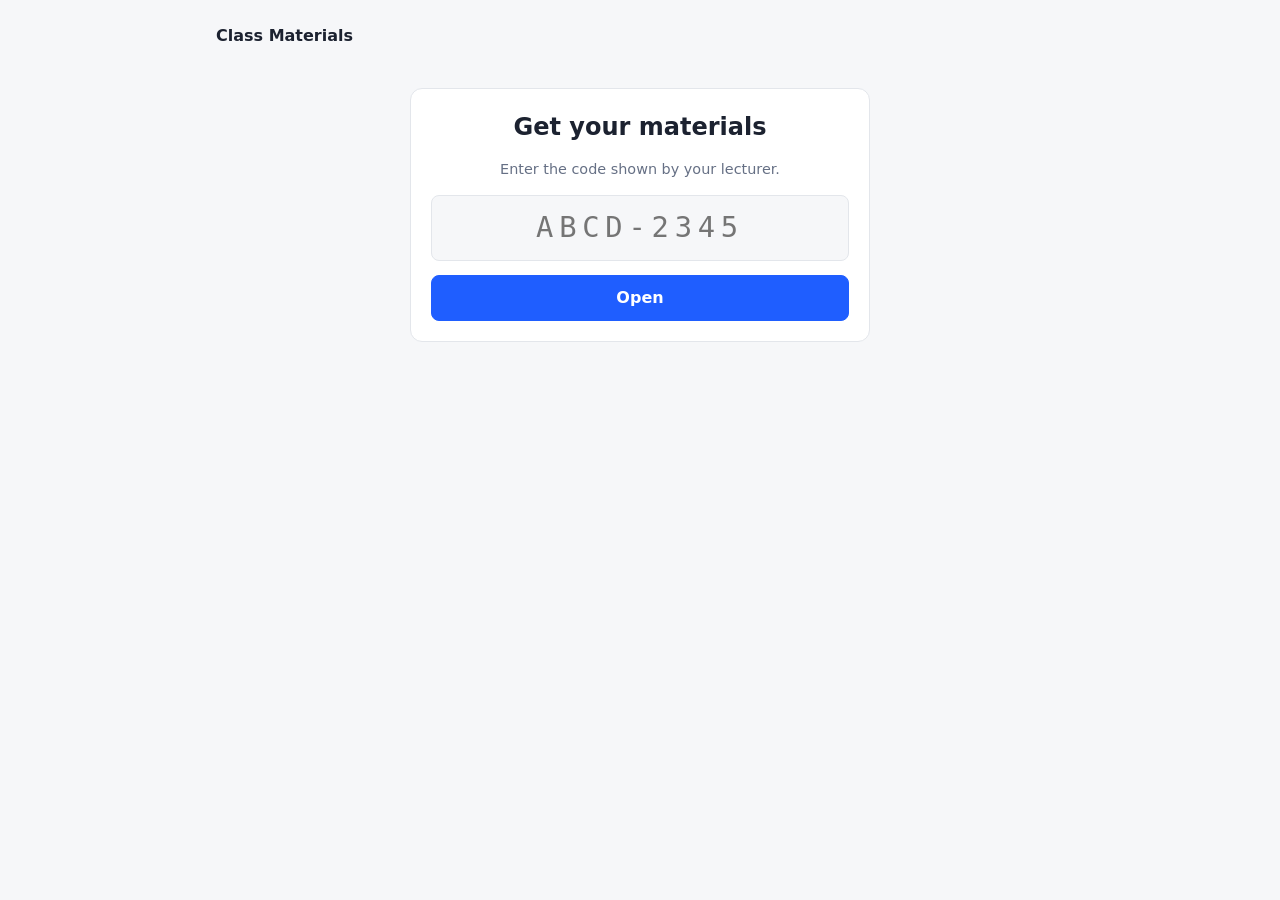
<file: index.html>
<!doctype html>
<html lang="en">
<head>
<meta charset="utf-8">
<meta name="viewport" content="width=device-width,initial-scale=1">
<meta name="robots" content="noindex">
<title>Class Materials</title>
<link rel="stylesheet" href="style.css">
</head>
<body>
<div class="wrap">
  <header><span id="site">Class Materials</span></header>

  <div class="card narrow" id="enter">
    <h1 class="center">Get your materials</h1>
    <p class="muted center">Enter the code shown by your lecturer.</p>
    <form id="form">
      <input class="code-input" id="code" maxlength="12" autocomplete="off" autocapitalize="characters"
             spellcheck="false" placeholder="ABCD-2345" required>
      <p class="err center" id="err" hidden></p>
      <button class="btn full" id="go">Open</button>
    </form>
  </div>

  <div class="card" id="share" hidden>
    <p class="muted" id="mod"></p>
    <h1 id="title"></h1>
    <p class="muted" id="info"></p>
    <div class="files" id="files"></div>
    <button class="btn" id="all" hidden>Download all (.zip)</button>
    <p class="muted" style="margin-top:20px"><a href="./">Enter another code</a></p>
  </div>
</div>

<script src="config.js"></script>
<script src="shared.js"></script>
<script>
(function () {
  const $ = (id) => document.getElementById(id);
  const base = new URL("./", location.href).href;
  let current = null;

  document.title = SITE.name;
  $("site").textContent = SITE.name;

  function showErr(msg) { $("err").textContent = msg; $("err").hidden = false; }

  async function load(raw) {
    const code = MS.normalise(raw);
    $("err").hidden = true;
    if (!MS.valid(code)) return showErr("Codes are 8 letters and numbers, like ABCD-2345.");
    $("go").disabled = true;
    $("go").textContent = "Unlocking…";
    try {
      const r = await MS.openShare(code, SITE.salt, base);
      if (r.status === "notfound") return showErr("That code wasn't recognised. Check it and try again — a brand-new code can take a couple of minutes to go live.");
      if (r.status === "expired") return showErr("This code has expired. Ask your lecturer for a new one.");
      current = r;
      history.replaceState(null, "", "#" + code);
      render();
    } catch (e) {
      showErr(e.name === "OperationError" ? "These files couldn't be unlocked with that code." : "Couldn't reach the site. Check your connection and try again.");
    } finally {
      $("go").disabled = false;
      $("go").textContent = "Open";
    }
  }

  function render() {
    const m = current.manifest;
    $("enter").hidden = true;
    $("share").hidden = false;
    $("mod").textContent = m.module || "";
    $("title").textContent = m.title;
    document.title = m.title;
    const n = m.files.length;
    let info = n + " file" + (n === 1 ? "" : "s");
    if (current.meta.expires) info += " · available until " + new Date(current.meta.expires).toLocaleString([], { dateStyle: "medium", timeStyle: "short" });
    $("info").textContent = info;
    const box = $("files");
    box.textContent = "";
    for (const f of m.files) {
      const b = document.createElement("button");
      const name = document.createElement("span");
      const sz = document.createElement("span");
      name.textContent = f.name;
      sz.className = "sz";
      sz.textContent = MS.sizeText(f.size) + " ↓";
      b.append(name, sz);
      b.onclick = () => saveOne(f, sz);
      box.append(b);
    }
    $("all").hidden = n < 2;
  }

  function download(blob, name) {
    const url = URL.createObjectURL(blob);
    const a = document.createElement("a");
    a.href = url;
    a.download = name;
    document.body.append(a);
    a.click();
    a.remove();
    setTimeout(() => URL.revokeObjectURL(url), 60000);
  }

  async function saveOne(f, label) {
    const before = MS.sizeText(f.size);
    label.textContent = "Downloading…";
    try {
      download(new Blob([await current.file(f)], { type: f.type }), f.name);
      label.textContent = before + " ✓";
    } catch (e) {
      label.textContent = "Failed — tap to retry";
    }
  }

  function loadZipLib() {
    if (window.JSZip) return Promise.resolve();
    return new Promise((ok, fail) => {
      const s = document.createElement("script");
      s.src = "https://cdnjs.cloudflare.com/ajax/libs/jszip/3.10.1/jszip.min.js";
      s.onload = ok;
      s.onerror = fail;
      document.head.append(s);
    });
  }

  $("all").onclick = async () => {
    const btn = $("all");
    btn.disabled = true;
    try {
      await loadZipLib();
      const zip = new JSZip();
      const files = current.manifest.files;
      for (let i = 0; i < files.length; i++) {
        btn.textContent = `Downloading ${i + 1} of ${files.length}…`;
        zip.file(files[i].name, await current.file(files[i]));
      }
      btn.textContent = "Zipping…";
      const blob = await zip.generateAsync({ type: "blob" });
      download(blob, (current.manifest.title.replace(/[^\w\- ]+/g, "").trim() || "materials") + ".zip");
      btn.textContent = "Download all (.zip) ✓";
    } catch (e) {
      btn.textContent = "Couldn't build the zip — download files one by one";
    } finally {
      btn.disabled = false;
    }
  };

  $("form").onsubmit = (e) => { e.preventDefault(); load($("code").value); };

  if (location.hash.length > 1) {
    $("code").value = MS.pretty(MS.normalise(location.hash.slice(1)));
    load(location.hash.slice(1));
  }
})();
</script>
</body>
</html>
</file>
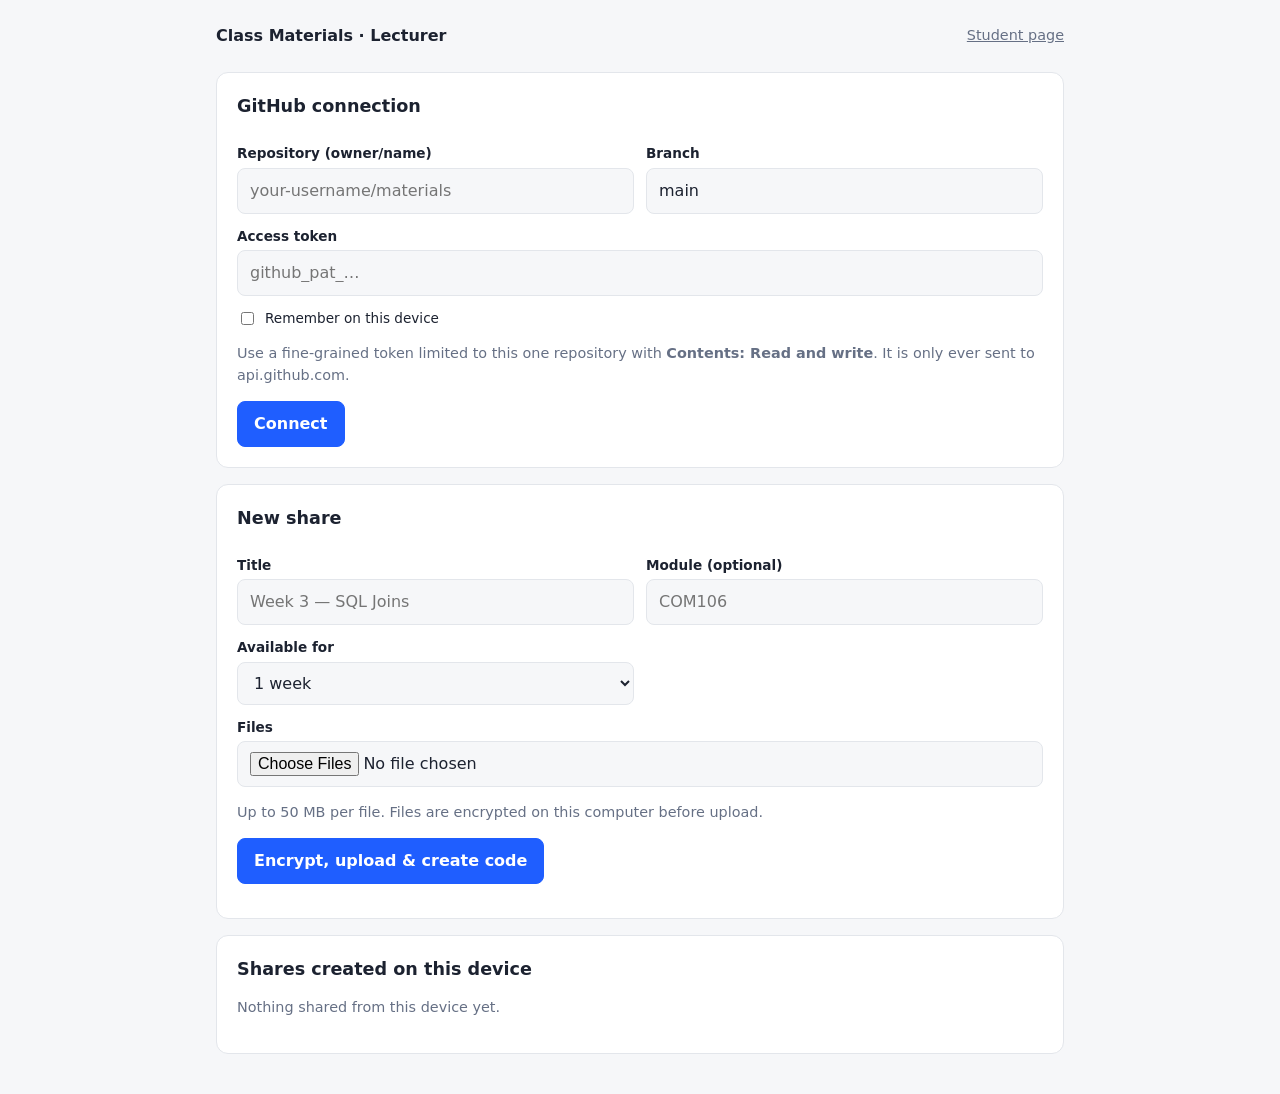
<file: admin.html>
<!doctype html>
<html lang="en">
<head>
<meta charset="utf-8">
<meta name="viewport" content="width=device-width,initial-scale=1">
<meta name="robots" content="noindex">
<title>Lecturer · Class Materials</title>
<link rel="stylesheet" href="style.css">
</head>
<body>
<div class="wrap">
  <header><span id="site">Class Materials</span><a href="./">Student page</a></header>

  <div class="card" id="conn">
    <h2>GitHub connection</h2>
    <div class="grid">
      <div><label for="repo">Repository (owner/name)</label><input id="repo" placeholder="your-username/materials"></div>
      <div><label for="branch">Branch</label><input id="branch" value="main"></div>
    </div>
    <label for="token">Access token</label>
    <input id="token" type="password" placeholder="github_pat_…" autocomplete="off">
    <label class="check"><input type="checkbox" id="remember"> Remember on this device</label>
    <p class="muted">Use a fine-grained token limited to this one repository with <b>Contents: Read and write</b>. It is only ever sent to api.github.com.</p>
    <button class="btn" id="connect">Connect</button>
    <span id="connStatus" class="muted" style="margin-left:8px"></span>
  </div>

  <div class="card">
    <h2>New share</h2>
    <form id="form">
      <div class="grid">
        <div><label for="title">Title</label><input id="title" required maxlength="120" placeholder="Week 3 — SQL Joins"></div>
        <div><label for="module">Module (optional)</label><input id="module" maxlength="40" placeholder="COM106"></div>
        <div><label for="days">Available for</label>
          <select id="days">
            <option value="1">1 day</option><option value="7" selected>1 week</option>
            <option value="30">30 days</option><option value="120">Semester (~4 months)</option>
            <option value="0">Never expires</option>
          </select></div>
      </div>
      <label for="files">Files</label>
      <input id="files" type="file" multiple required>
      <p class="muted">Up to 50 MB per file. Files are encrypted on this computer before upload.</p>
      <button class="btn" id="create">Encrypt, upload &amp; create code</button>
      <p class="muted" id="progress"></p>
    </form>
  </div>

  <div class="card">
    <h2>Shares created on this device</h2>
    <div id="list"></div>
  </div>
</div>

<div class="overlay" id="present" hidden>
  <p class="muted" id="pTitle" style="font-size:1.3rem"></p>
  <p class="step">Go to</p>
  <div class="url" id="pHost"></div>
  <p class="step">and enter</p>
  <div class="big" id="pCode"></div>
  <p class="muted" style="margin-top:20px">or open <span class="mono" id="pLink"></span></p>
  <p class="muted" id="pNote"></p>
  <p style="margin-top:32px" class="actions" >
    <span style="margin:0 auto" class="actions">
      <button class="btn ghost" id="copy">Copy link</button>
      <button class="btn" id="close">Back to dashboard</button>
    </span>
  </p>
</div>

<script src="config.js"></script>
<script src="shared.js"></script>
<script>
(function () {
  const $ = (id) => document.getElementById(id);
  const MAX_FILE = 50 * 1024 * 1024;
  const siteUrl = new URL("./", location.href);
  const siteHost = (siteUrl.host + siteUrl.pathname).replace(/\/$/, "");

  document.title = "Lecturer · " + SITE.name;
  $("site").textContent = SITE.name + " · Lecturer";

  // ---------- storage (wrapped: may be unavailable)
  const store = {
    get(k, s) { try { return JSON.parse((s || localStorage).getItem(k)); } catch { return null; } },
    set(k, v, s) { try { (s || localStorage).setItem(k, JSON.stringify(v)); } catch {} },
    del(k, s) { try { (s || localStorage).removeItem(k); } catch {} },
  };

  let conn = store.get("ms-conn") || store.get("ms-conn", sessionStorage) || {};
  $("repo").value = conn.repo || "";
  $("branch").value = conn.branch || "main";
  $("token").value = conn.token || "";
  $("remember").checked = !!store.get("ms-conn");

  // ---------- GitHub API
  async function gh(path, opts = {}) {
    const headers = {
      Authorization: "Bearer " + conn.token,
      Accept: "application/vnd.github+json",
      "X-GitHub-Api-Version": "2022-11-28",
    };
    if (opts.body) headers["Content-Type"] = "application/json";
    const r = await fetch("https://api.github.com/repos/" + conn.repo + path, { ...opts, headers });
    if (!r.ok) {
      let msg = "GitHub " + r.status;
      try { msg += ": " + (await r.json()).message; } catch {}
      const err = new Error(msg);
      err.status = r.status;
      throw err;
    }
    return r.status === 204 ? null : r.json();
  }

  function b64(bytes) {
    let s = "";
    for (let i = 0; i < bytes.length; i += 0x8000) s += String.fromCharCode.apply(null, bytes.subarray(i, i + 0x8000));
    return btoa(s);
  }

  // One commit for the whole change, so Pages rebuilds once.
  async function commit(entries, message, onStep) {
    const ref = await gh("/git/ref/heads/" + encodeURIComponent(conn.branch));
    const parent = ref.object.sha;
    const head = await gh("/git/commits/" + parent);
    const tree = [];
    let i = 0;
    for (const e of entries) {
      if (e.remove) {
        tree.push({ path: e.path, mode: "100644", type: "blob", sha: null });
        continue;
      }
      onStep && onStep(++i);
      const blob = await gh("/git/blobs", { method: "POST", body: JSON.stringify({ content: b64(e.bytes), encoding: "base64" }) });
      tree.push({ path: e.path, mode: "100644", type: "blob", sha: blob.sha });
    }
    const t = await gh("/git/trees", { method: "POST", body: JSON.stringify({ base_tree: head.tree.sha, tree }) });
    const c = await gh("/git/commits", { method: "POST", body: JSON.stringify({ message, tree: t.sha, parents: [parent] }) });
    await gh("/git/refs/heads/" + encodeURIComponent(conn.branch), { method: "PATCH", body: JSON.stringify({ sha: c.sha }) });
  }

  // ---------- connection
  $("connect").onclick = async () => {
    conn = { repo: $("repo").value.trim().replace(/^https?:\/\/github\.com\//, "").replace(/\/$/, ""),
             branch: $("branch").value.trim() || "main", token: $("token").value.trim() };
    store.del("ms-conn");
    store.del("ms-conn", sessionStorage);
    store.set("ms-conn", conn, $("remember").checked ? localStorage : sessionStorage);
    await checkConn();
  };

  async function checkConn() {
    const s = $("connStatus");
    if (!conn.repo || !conn.token) { s.textContent = "Not connected."; return false; }
    s.className = "muted";
    s.textContent = "Checking…";
    try {
      const repo = await gh("");
      if (!repo.permissions || !repo.permissions.push) throw new Error("token can't write to this repository");
      await gh("/git/ref/heads/" + encodeURIComponent(conn.branch));
      s.className = "ok";
      s.textContent = "Connected to " + repo.full_name + " ✓";
      return true;
    } catch (e) {
      s.className = "err";
      s.textContent = "Couldn't connect: " + e.message;
      return false;
    }
  }

  // ---------- shares list (this device only — codes can't be recovered from the repo)
  const loadShares = () => store.get("ms-shares") || [];
  const saveShares = (l) => store.set("ms-shares", l);

  function renderList() {
    const list = loadShares();
    const box = $("list");
    box.textContent = "";
    if (!list.length) {
      box.innerHTML = '<p class="muted">Nothing shared from this device yet.</p>';
      return;
    }
    const t = document.createElement("table");
    t.innerHTML = "<tr><th>Code</th><th>Title</th><th>Files</th><th>Expires</th><th></th></tr>";
    for (const s of list) {
      const tr = document.createElement("tr");
      const expired = s.expires && new Date(s.expires) < new Date();
      const cells = [
        MS.pretty(s.code) + (expired ? " (expired)" : ""),
        (s.title || "") + (s.module ? " · " + s.module : ""),
        s.files + " · " + MS.sizeText(s.size),
        s.expires ? new Date(s.expires).toLocaleString([], { dateStyle: "medium", timeStyle: "short" }) : "Never",
      ];
      cells.forEach((v, i) => {
        const td = document.createElement("td");
        td.textContent = v;
        if (i === 0) td.className = "mono";
        tr.append(td);
      });
      const td = document.createElement("td");
      const wrap = document.createElement("div");
      wrap.className = "actions";
      const show = button("Show", "btn small", () => present(s));
      const del = button("Delete", "btn danger small", () => removeShare(s, del));
      wrap.append(show, del);
      td.append(wrap);
      tr.append(td);
      t.append(tr);
    }
    box.append(t);
  }

  function button(text, cls, fn) {
    const b = document.createElement("button");
    b.textContent = text;
    b.className = cls;
    b.onclick = fn;
    return b;
  }

  async function removeShare(s, btn) {
    if (!confirm("Delete " + MS.pretty(s.code) + " (" + s.title + ")? Students will no longer be able to open it.")) return;
    btn.disabled = true;
    btn.textContent = "Deleting…";
    try {
      let items = [];
      try {
        items = await gh("/contents/s/" + s.id + "?ref=" + encodeURIComponent(conn.branch));
      } catch (e) {
        if (e.status !== 404) throw e; // already gone
      }
      if (items.length) await commit(items.map((it) => ({ path: it.path, remove: true })), "Remove share");
      saveShares(loadShares().filter((x) => x.code !== s.code));
      renderList();
    } catch (e) {
      alert("Couldn't delete: " + e.message);
      btn.disabled = false;
      btn.textContent = "Delete";
    }
  }

  // ---------- create
  $("form").onsubmit = async (ev) => {
    ev.preventDefault();
    const p = $("progress");
    p.className = "muted";
    const picked = [...$("files").files];
    const big = picked.filter((f) => f.size > MAX_FILE);
    if (big.length) { p.className = "err"; p.textContent = "Too large (max 50 MB each): " + big.map((f) => f.name).join(", "); return; }
    if (!(await checkConn())) { p.className = "err"; p.textContent = "Connect to GitHub first."; return; }

    const btn = $("create");
    btn.disabled = true;
    try {
      p.textContent = "Encrypting…";
      const files = [];
      for (const f of picked) files.push({ name: f.name, type: f.type, data: await f.arrayBuffer() });
      const share = await MS.buildShare({
        salt: SITE.salt, title: $("title").value.trim(), module: $("module").value.trim(),
        days: Number($("days").value), files,
      });
      await commit(share.entries, "Add share", (i) => { p.textContent = `Uploading ${Math.min(i, files.length)} of ${files.length}…`; });
      const rec = {
        code: share.code, id: share.id, title: share.manifest.title, module: share.manifest.module,
        created: share.manifest.created, expires: share.expires, files: files.length,
        size: files.reduce((a, f) => a + f.data.byteLength, 0),
      };
      saveShares([rec, ...loadShares()]);
      renderList();
      $("form").reset();
      p.textContent = "";
      present(rec, true);
    } catch (e) {
      p.className = "err";
      p.textContent = e.status === 403
        ? "Upload failed: your token can read this repository but not write to it. On GitHub: Settings → Developer settings → Fine-grained tokens → your token → Edit → set Repository access to this repo and Contents to \"Read and write\" → Update, then try again."
        : "Upload failed: " + e.message;
    } finally {
      btn.disabled = false;
    }
  };

  // ---------- presenter
  function present(s, fresh) {
    $("pTitle").textContent = [s.module, s.title].filter(Boolean).join(" · ");
    $("pHost").textContent = siteHost;
    $("pCode").textContent = MS.pretty(s.code);
    $("pLink").textContent = siteHost + "/#" + s.code;
    $("pNote").textContent = fresh ? "Live in about a minute while GitHub publishes it." : "";
    $("present").hidden = false;
    $("copy").onclick = async () => {
      try { await navigator.clipboard.writeText(siteUrl.href + "#" + s.code); $("copy").textContent = "Copied ✓"; }
      catch { $("copy").textContent = siteUrl.href + "#" + s.code; }
    };
  }
  $("close").onclick = () => { $("present").hidden = true; $("copy").textContent = "Copy link"; };

  renderList();
  if (conn.repo && conn.token) checkConn();
})();
</script>
</body>
</html>
</file>
<file: style.css>
:root{--bg:#f6f7f9;--card:#fff;--ink:#1c2230;--muted:#667085;--line:#e3e6eb;
--accent:#1f5eff;--accent-ink:#fff;--bad:#c62828;--ok:#1b7f3b}
@media (prefers-color-scheme:dark){:root{--bg:#12151b;--card:#1a1f27;--ink:#e8ebf0;
--muted:#9aa3b2;--line:#2a313c;--accent:#5b8cff;--bad:#ef5350;--ok:#4caf50}}
*{box-sizing:border-box}
body{margin:0;font:16px/1.5 system-ui,-apple-system,"Segoe UI",Roboto,sans-serif;background:var(--bg);color:var(--ink)}
[hidden]{display:none!important}
.wrap{max-width:880px;margin:0 auto;padding:24px 16px}
header{display:flex;justify-content:space-between;align-items:center;margin-bottom:24px;font-weight:600}
header a{color:var(--muted);font-weight:400;font-size:.9rem}
a{color:var(--accent)}
.card{background:var(--card);border:1px solid var(--line);border-radius:12px;padding:20px;margin-bottom:16px}
.narrow{max-width:460px;margin:40px auto}
h1{font-size:1.5rem;margin:0 0 4px}h2{font-size:1.1rem;margin:0 0 12px}
.muted{color:var(--muted);font-size:.9rem}
.center{text-align:center}
input,select{width:100%;padding:10px 12px;border:1px solid var(--line);border-radius:8px;background:var(--bg);color:var(--ink);font:inherit}
label{display:block;font-size:.85rem;font-weight:600;margin:12px 0 4px}
label.check{display:flex;gap:8px;align-items:center;font-weight:400}
label.check input{width:auto}
.grid{display:grid;grid-template-columns:1fr 1fr;gap:0 12px}
@media (max-width:600px){.grid{grid-template-columns:1fr}}
.btn{display:inline-block;padding:10px 16px;border-radius:8px;border:1px solid var(--accent);background:var(--accent);
color:var(--accent-ink);font:inherit;font-weight:600;cursor:pointer;text-decoration:none}
.btn:disabled{opacity:.6;cursor:wait}
.btn.full{width:100%;margin-top:14px}
.btn.ghost{background:transparent;color:var(--ink);border-color:var(--line)}
.btn.small{padding:5px 10px;font-size:.85rem}
.btn.danger{color:var(--bad);border-color:var(--line);background:transparent}
.code-input{font-size:1.8rem;letter-spacing:.2em;text-align:center;text-transform:uppercase;font-family:ui-monospace,monospace}
.err{color:var(--bad);margin-top:8px}
.ok{color:var(--ok)}
.files{margin:16px 0}
.files button{display:flex;width:100%;justify-content:space-between;gap:12px;padding:12px;border:1px solid var(--line);
border-radius:8px;margin-bottom:8px;background:transparent;color:var(--ink);font:inherit;text-align:left;cursor:pointer}
.files button:hover{border-color:var(--accent)}
.files .sz{color:var(--muted);white-space:nowrap}
table{width:100%;border-collapse:collapse;font-size:.9rem}
th,td{text-align:left;padding:8px 6px;border-bottom:1px solid var(--line);vertical-align:top}
.mono{font-family:ui-monospace,monospace;font-weight:700}
.actions{display:flex;gap:6px;flex-wrap:wrap}
.overlay{position:fixed;inset:0;background:var(--bg);overflow:auto;padding:6vh 16px;text-align:center;z-index:10}
.big{font-size:clamp(3rem,12vw,9rem);font-family:ui-monospace,monospace;font-weight:800;letter-spacing:.06em;line-height:1.1;word-break:break-all}
.url{font-size:clamp(1.1rem,4vw,2.2rem);font-family:ui-monospace,monospace;word-break:break-all}
.step{font-size:1.3rem;margin:24px 0 0}
</file>
